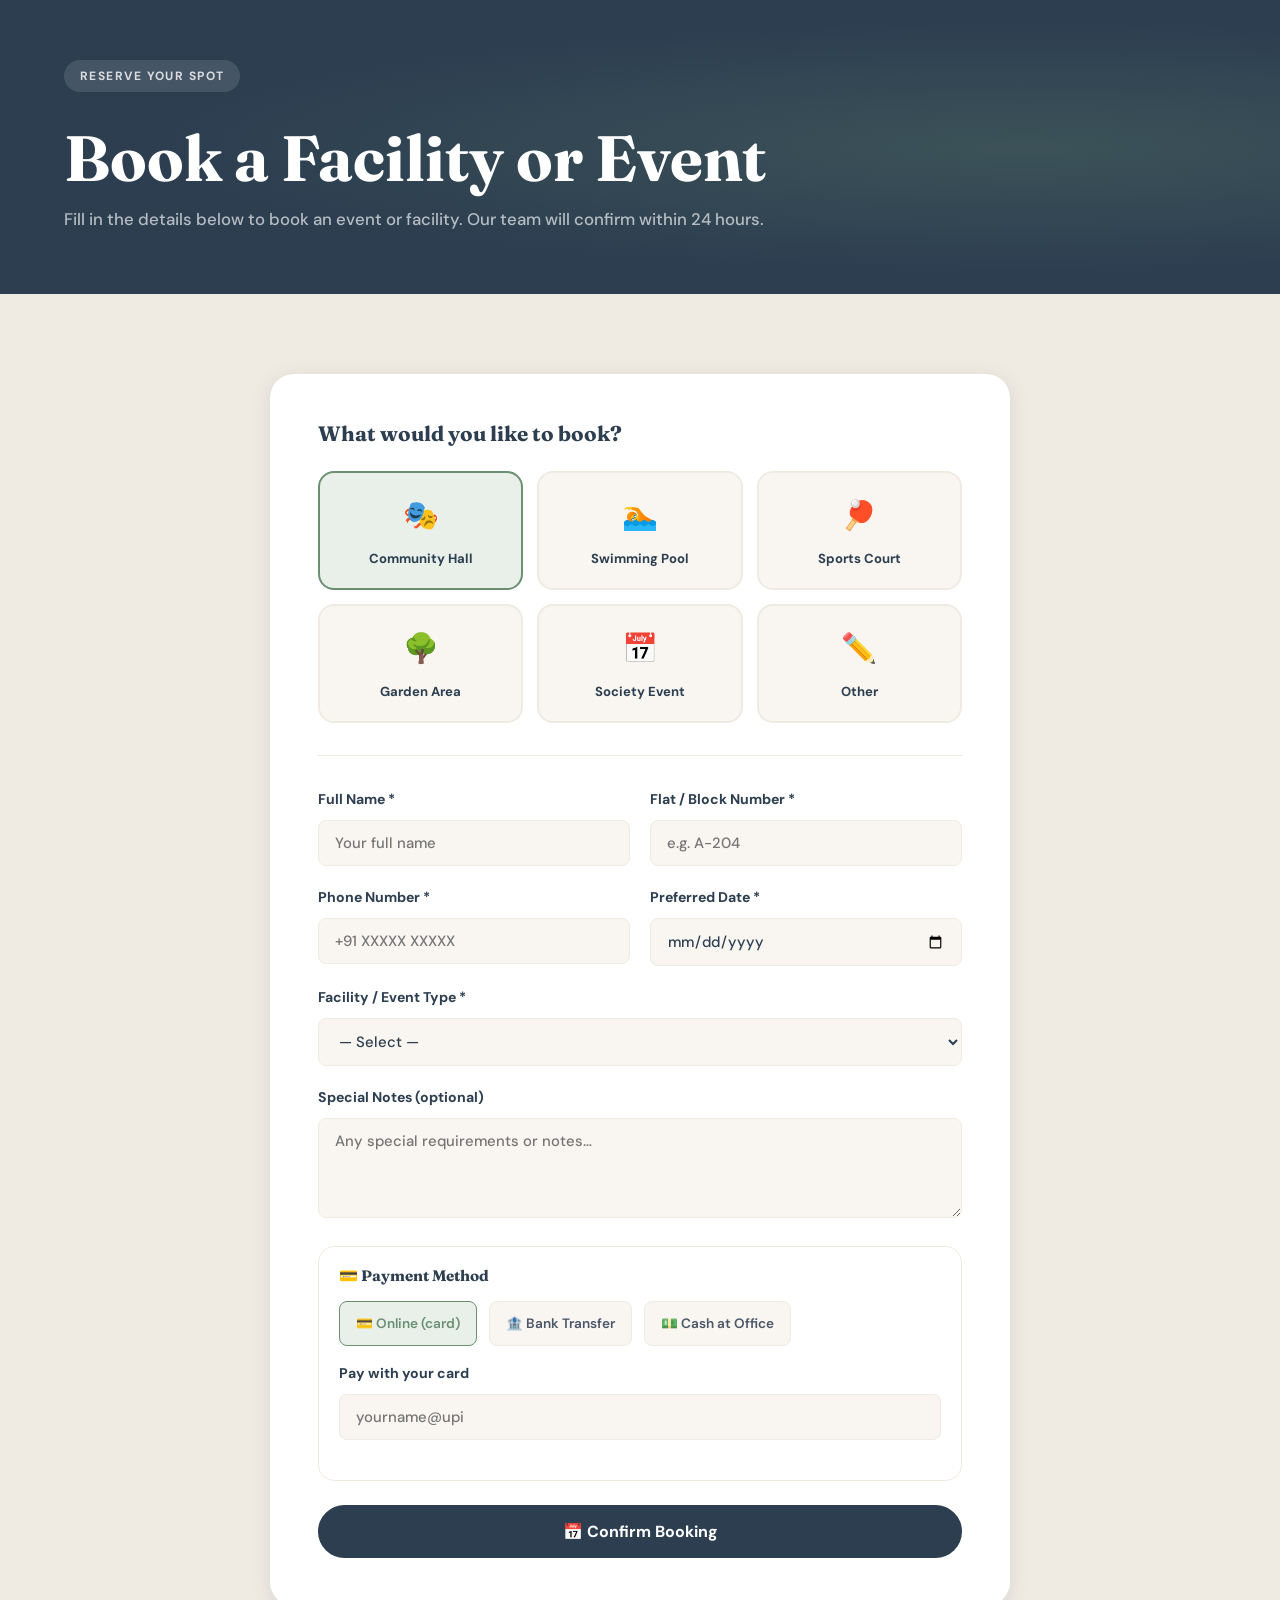
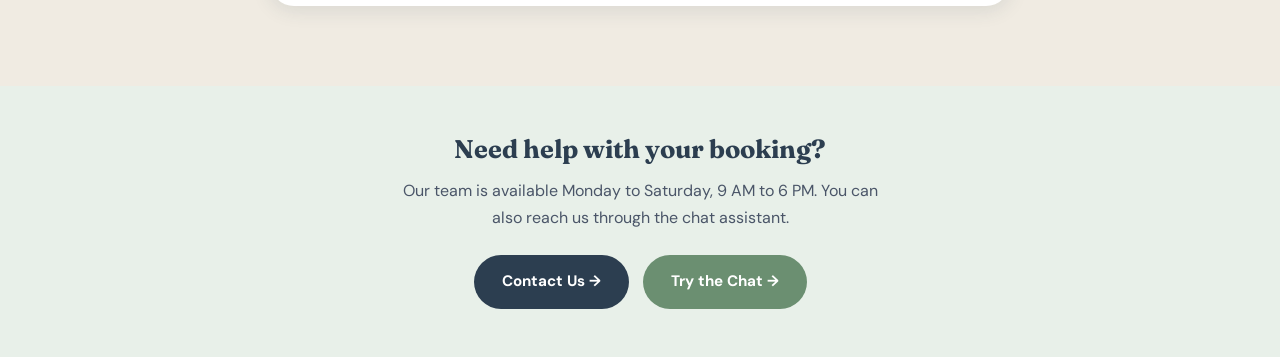
<file: frontend/pages/booking.html>
<!DOCTYPE html>
<html lang="en">
<head>
  <meta charset="UTF-8" />
  <meta name="viewport" content="width=device-width, initial-scale=1.0" />
  <title>SocietySuwidhaHub — Booking</title>
  <link href="https://fonts.googleapis.com/css2?family=Fraunces:ital,opsz,wght@0,9..144,300;0,9..144,600;0,9..144,700;1,9..144,400&family=DM+Sans:wght@300;400;500;600&display=swap" rel="stylesheet">
  <link rel="stylesheet" href="../css/style.css" />
</head>
<body>

<main id="booking-content" >

    <!-- PAGE HERO -->
    <div class="page-hero">
      <div class="container">
        <span class="section-tag">Reserve Your Spot</span>
        <h1>Book a Facility or Event</h1>
        <p>Fill in the details below to book an event or facility. Our team will confirm within 24 hours.</p>
      </div>
    </div>

    <!-- BOOKING CONTENT -->
    <section class="booking-section">
      <div class="booking-card">

        <!-- Facility type cards -->
        <h3 style="margin-bottom:24px;font-size:1.3rem;">What would you like to book?</h3>
        <div class="booking-type-grid">
          <div class="booking-type-card active" data-type="Community Hall Booking">
            <div class="btc-icon">🎭</div>
            <div class="btc-label">Community Hall</div>
          </div>
          <div class="booking-type-card" data-type="Swimming Pool Session">
            <div class="btc-icon">🏊</div>
            <div class="btc-label">Swimming Pool</div>
          </div>
          <div class="booking-type-card" data-type="Sports Court Booking">
            <div class="btc-icon">🏓</div>
            <div class="btc-label">Sports Court</div>
          </div>
          <div class="booking-type-card" data-type="Garden Area Booking">
            <div class="btc-icon">🌳</div>
            <div class="btc-label">Garden Area</div>
          </div>
          <div class="booking-type-card" data-type="Society Event Participation">
            <div class="btc-icon">📅</div>
            <div class="btc-label">Society Event</div>
          </div>
          <div class="booking-type-card" data-type="Other">
            <div class="btc-icon">✏️</div>
            <div class="btc-label">Other</div>
          </div>
        </div>

        <hr style="margin:32px 0;border:none;border-top:1px solid var(--ivory-dark);" />

        <!-- Booking Form -->
        <form id="booking-form">
          <div class="form-row">
            <div class="form-group">
              <label for="booking-name">Full Name *</label>
              <input type="text" id="booking-name" placeholder="Your full name" required />
            </div>
            <div class="form-group">
              <label for="booking-flat">Flat / Block Number *</label>
              <input type="text" id="booking-flat" placeholder="e.g. A-204" required />
            </div>
          </div>

          <div class="form-row">
            <div class="form-group">
              <label for="booking-phone">Phone Number *</label>
              <input type="tel" id="booking-phone" placeholder="+91 XXXXX XXXXX" required />
            </div>
            <div class="form-group">
              <label for="booking-date">Preferred Date *</label>
              <input type="date" id="booking-date" required />
            </div>
          </div>

          <div class="form-group">
            <label for="booking-type">Facility / Event Type *</label>
            <select id="booking-type" required>
              <option value="">— Select —</option>
              <option>Community Hall Booking</option>
              <option>Swimming Pool Session</option>
              <option>Sports Court Booking</option>
              <option>Garden Area Booking</option>
              <option>Society Event Participation</option>
              <option>Other</option>
            </select>
          </div>

          <div class="form-group">
            <label for="booking-notes">Special Notes (optional)</label>
            <textarea id="booking-notes" placeholder="Any special requirements or notes…"></textarea>
          </div>

          <!-- Payment Method -->
          <div class="payment-ui">
            <h4>💳 Payment Method</h4>
            <div class="payment-methods">
              <div class="pay-method selected">💳 Online (card)</div>
              <div class="pay-method">🏦 Bank Transfer</div>
              <div class="pay-method">💵 Cash at Office</div>
            </div>
            <div class="form-group" id="upi-field">
              <label for="booking-upi">Pay with your card</label>
              <input type="text" id="booking-upi" placeholder="yourname@upi" />
            </div>
          </div>

          <button type="submit" class="btn btn-primary" style="width:100%;justify-content:center;font-size:1rem;padding:16px;">
            📅 Confirm Booking
          </button>
        </form>

        <!-- Success State -->
        <div class="form-success" id="booking-success" style="display:none;text-align:center;padding:48px 24px;">
          <div style="font-size:3.5rem;margin-bottom:20px;">🎉</div>
          <h3 style="color:var(--sage);margin-bottom:12px;">Booking Confirmed!</h3>
          <p>Your booking request has been submitted. Our team will contact you within 24 hours to confirm the details.</p>
          <br/>
          <button class="btn btn-sage" onclick="location.reload()">Make Another Booking</button>
        </div>

      </div>
    </section>

    <!-- NEED HELP -->
    <div style="background:var(--sage-pale);padding:48px 24px;text-align:center;">
      <div class="container">
        <h3 style="margin-bottom:12px;">Need help with your booking?</h3>
        <p style="margin-bottom:24px;max-width:500px;margin-left:auto;margin-right:auto;">Our team is available Monday to Saturday, 9 AM to 6 PM. You can also reach us through the chat assistant.</p>
        <div style="display:flex;gap:14px;justify-content:center;flex-wrap:wrap;">
          <a href="#contact-mount" class="btn btn-primary">Contact Us →</a>
          <a href="chat.html" class="btn btn-sage">Try the Chat →</a>
        </div>
      </div>
    </div>

  </div>

</main> 

 
  <script src="../js/main.js"></script>

 

</body>
</html>
</file>
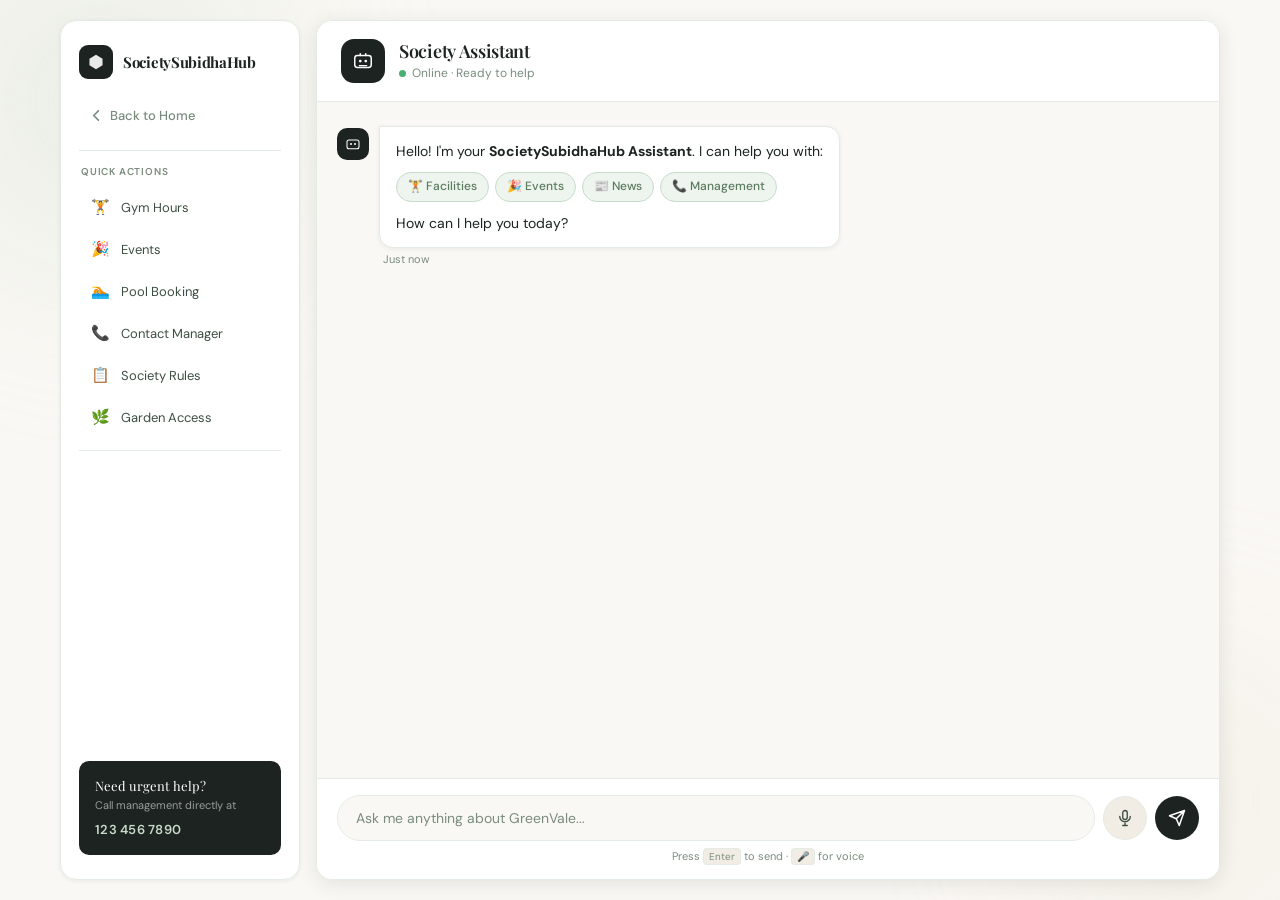
<file: frontend/pages/chat.html>
<!DOCTYPE html>
<html lang="en">
<head>
    <meta charset="UTF-8">
    <meta name="viewport" content="width=device-width, initial-scale=1.0">
    <title>SocietySubidhaHub — AI Assistant</title>
    <link rel="preconnect" href="https://fonts.googleapis.com">
    <link rel="preconnect" href="https://fonts.gstatic.com" crossorigin>
    <link href="https://fonts.googleapis.com/css2?family=Playfair+Display:wght@400;600;700&family=DM+Sans:wght@300;400;500;600&display=swap" rel="stylesheet">
    <link rel="stylesheet" href="./css/chatstyle.css">
</head>
<body>

  <!-- Ambient background orbs -->
  <div class="orb orb-1"></div>
  <div class="orb orb-2"></div>

  <div class="app-layout">

    <!-- ═══ SIDEBAR ═══ -->
    <aside class="sidebar">

      <!-- Logo -->
      <div class="sidebar-logo">
        <div class="logo-gem">
          <svg width="18" height="18" viewBox="0 0 22 22" fill="none">
            <path d="M11 2L3 7v8l8 5 8-5V7L11 2z" fill="currentColor" opacity=".9"/>
          </svg>
        </div>
        <span>SocietySubidhaHub</span>
      </div>

      <!-- Back link -->
      <a href="index.html" class="back-home">
        <svg width="15" height="15" viewBox="0 0 16 16" fill="none">
          <path d="M10 3L5 8l5 5" stroke="currentColor" stroke-width="1.8" stroke-linecap="round" stroke-linejoin="round"/>
        </svg>
        Back to Home
      </a>

      <div class="sidebar-divider"></div>

      <!-- Quick Actions -->
      <p class="sidebar-label">Quick Actions</p>
      <div class="quick-links">
        <button class="quick-btn" data-msg="What are the gym timings?">
          <span class="quick-icon">🏋️</span>
          <span>Gym Hours</span>
        </button>
        <button class="quick-btn" data-msg="Show me upcoming events">
          <span class="quick-icon">🎉</span>
          <span>Events</span>
        </button>
        <button class="quick-btn" data-msg="How do I book the swimming pool?">
          <span class="quick-icon">🏊</span>
          <span>Pool Booking</span>
        </button>
        <button class="quick-btn" data-msg="How do I contact the manager?">
          <span class="quick-icon">📞</span>
          <span>Contact Manager</span>
        </button>
        <button class="quick-btn" data-msg="What are the society rules?">
          <span class="quick-icon">📋</span>
          <span>Society Rules</span>
        </button>
        <button class="quick-btn" data-msg="Is the garden open now?">
          <span class="quick-icon">🌿</span>
          <span>Garden Access</span>
        </button>
      </div>

      <div class="sidebar-divider"></div>

      <!-- Info card -->
      <div class="info-card">
        <p class="info-card-title">Need urgent help?</p>
        <p class="info-card-text">Call management directly at</p>
        <a href="tel:1234567890" class="info-card-number">123 456 7890</a>
      </div>

    </aside>

    <!-- ═══ MAIN CHAT ═══ -->
    <main class="chat-main">

      <!-- Chat Header -->
      <div class="chat-header">
        <div class="chat-header-left">
          <div class="assistant-avatar">
            <svg width="22" height="22" viewBox="0 0 24 24" fill="none">
              <rect x="3" y="6" width="18" height="13" rx="3" stroke="currentColor" stroke-width="1.6"/>
              <circle cx="9" cy="12" r="1.5" fill="currentColor"/>
              <circle cx="15" cy="12" r="1.5" fill="currentColor"/>
              <path d="M8 17h8" stroke="currentColor" stroke-width="1.4" stroke-linecap="round"/>
              <path d="M9 6V4M15 6V4" stroke="currentColor" stroke-width="1.6" stroke-linecap="round"/>
            </svg>
          </div>
          <div>
            <h1 class="chat-title">Society Assistant</h1>
            <div class="status-row">
              <span class="status-dot"></span>
              <span class="status-text">Online · Ready to help</span>
            </div>
          </div>
        </div>
        <!-- Mobile back button -->
        <a href="index.html" class="mobile-back">
          <svg width="16" height="16" viewBox="0 0 16 16" fill="none">
            <path d="M10 3L5 8l5 5" stroke="currentColor" stroke-width="1.8" stroke-linecap="round" stroke-linejoin="round"/>
          </svg>
          Home
        </a>
      </div>

      <!-- Messages Area -->
      <div class="chat-messages" id="chatMessages">

        <!-- Welcome message -->
        <div class="message ai-message">
          <div class="msg-avatar">
            <svg width="16" height="16" viewBox="0 0 24 24" fill="none">
              <rect x="3" y="6" width="18" height="13" rx="3" stroke="currentColor" stroke-width="1.6"/>
              <circle cx="9" cy="12" r="1.5" fill="currentColor"/>
              <circle cx="15" cy="12" r="1.5" fill="currentColor"/>
            </svg>
          </div>
          <div class="msg-body">
            <div class="msg-bubble">
              <p>Hello! I'm your <strong>SocietySubidhaHub Assistant</strong>. I can help you with:</p>
              <div class="welcome-chips">
                <span>🏋️ Facilities</span>
                <span>🎉 Events</span>
                <span>📰 News</span>
                <span>📞 Management</span>
              </div>
              <p style="margin-top:10px">How can I help you today?</p>
            </div>
            <span class="msg-time">Just now</span>
          </div>
        </div>

      </div>

      <!-- Typing Indicator -->
      <div class="typing-indicator" id="typingIndicator" style="display:none">
        <div class="msg-avatar typing-avatar">
          <svg width="16" height="16" viewBox="0 0 24 24" fill="none">
            <rect x="3" y="6" width="18" height="13" rx="3" stroke="currentColor" stroke-width="1.6"/>
            <circle cx="9" cy="12" r="1.5" fill="currentColor"/>
            <circle cx="15" cy="12" r="1.5" fill="currentColor"/>
          </svg>
        </div>
        <div class="typing-dots">
          <span></span><span></span><span></span>
        </div>
      </div>

      <!-- Input Area -->
      <div class="chat-input-area">
        <div class="input-row">
          <input
            type="text"
            id="messageInput"
            class="chat-input"
            placeholder="Ask me anything about GreenVale..."
            autocomplete="off"
          />
          <button class="voice-btn" id="voiceBtn" title="Voice input">
            <svg width="18" height="18" viewBox="0 0 24 24" fill="none">
              <rect x="9" y="2" width="6" height="12" rx="3" stroke="currentColor" stroke-width="1.8"/>
              <path d="M5 10a7 7 0 0 0 14 0" stroke="currentColor" stroke-width="1.8" stroke-linecap="round"/>
              <path d="M12 19v3M9 22h6" stroke="currentColor" stroke-width="1.8" stroke-linecap="round"/>
            </svg>
          </button>
          <button class="send-btn" id="sendBtn" title="Send message">
            <svg width="18" height="18" viewBox="0 0 24 24" fill="none">
              <path d="M22 2L11 13M22 2L15 22l-4-9-9-4 20-7z" stroke="currentColor" stroke-width="2" stroke-linecap="round" stroke-linejoin="round"/>
            </svg>
          </button>
        </div>
        <p class="input-hint">Press <kbd>Enter</kbd> to send · <kbd>🎤</kbd> for voice</p>
      </div>

    </main>

  </div>

  <script src="./js/chatmain.js"></script>
</body>
</html>
</file>
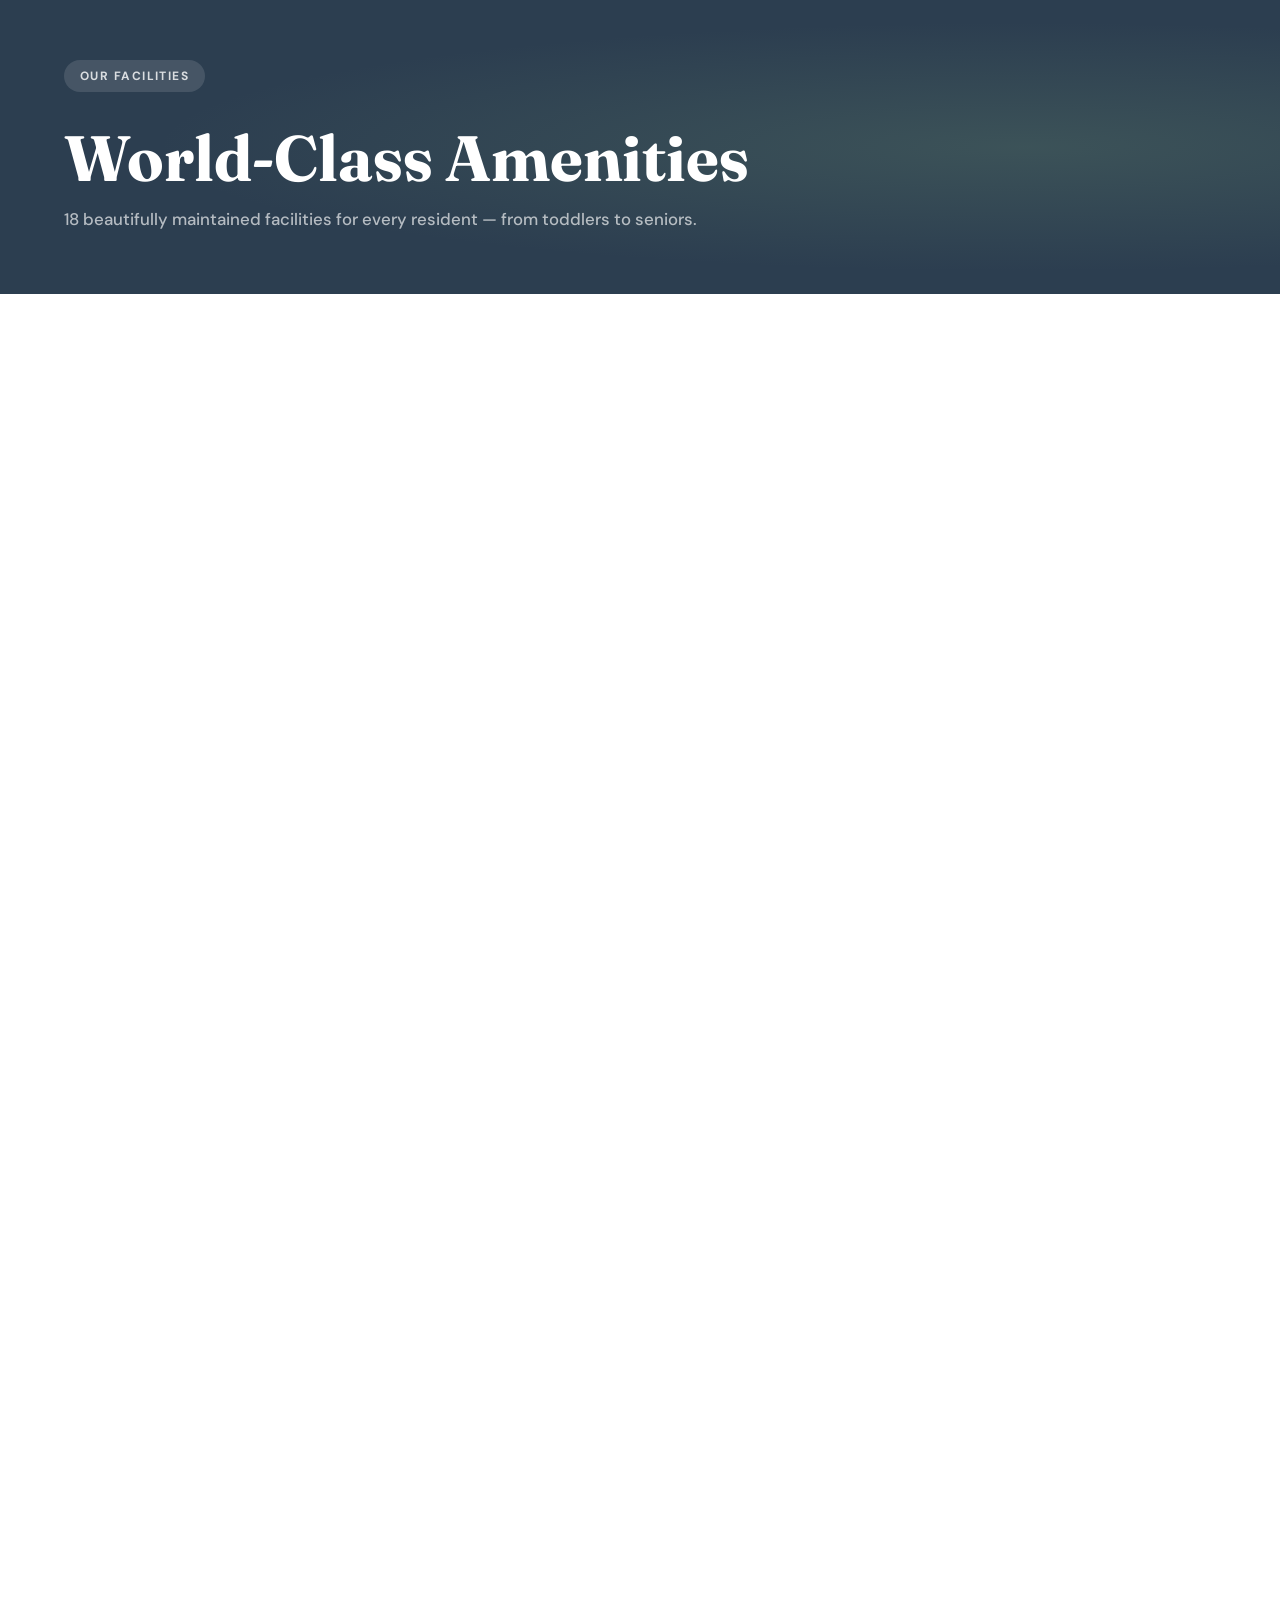
<file: frontend/pages/facilities.html>
<!DOCTYPE html>
<html lang="en">
<head>
  <meta charset="UTF-8" />
  <title>Facility</title>
  <link rel="stylesheet" href="../css/style.css" />
</head>
<body>

  <!-- ✅ ONLY THIS <main> GETS PULLED INTO index.html -->
  <main id="facility-content" >
  
    <div class="facility-page">
      <!-- PAGE HERO -->
      <div class="page-hero">
        <div class="container">
          <span class="section-tag">Our Facilities</span>
          <h1>World-Class Amenities</h1>
          <p>18 beautifully maintained facilities for every resident — from toddlers to seniors.</p>
        </div>
      </div>
      
      <!-- FACILITIES LIST -->
      <section class="section">
        <div class="container">
          <div class="facilities-grid">
      
            <!-- Card 1 -->
            <div class="facility-card fade-in">
              <div class="facility-image" style="background: linear-gradient(135deg,#dbeafe,#bfdbfe);">
                <img src="./assets/swimmingpool.png" alt="">
              </div>
              <div class="facility-content">
                <span class="facility-tag">Recreation</span>
                <h3>Olympic-Size Swimming Pool</h3>
                <p>Dive into our pristine 25-metre swimming pool, open daily for all age groups. Dedicated morning hours for senior citizens, weekend coaching for children, and a separate paddling pool for toddlers.</p>
                <div class="facility-meta">
                  <div class="facility-meta-item">🕕 6:00 AM – 9:00 PM</div>
                  <div class="facility-meta-item">👨‍👩‍👧 All Ages</div>
                  <div class="facility-meta-item">💰 Free for Residents</div>
                </div>
              </div>
            </div>
      
            <!-- Card 2 (reversed) -->
            <div class="facility-card reverse fade-in">
              <div class="facility-image" style="background: linear-gradient(135deg,#fef3c7,#fde68a);">
                <img src="./assets/gym.png" alt="">
              </div>
              <div class="facility-content">
                <span class="facility-tag">Fitness</span>
                <h3>Modern Fitness Centre</h3>
                <p>A fully-equipped gymnasium with the latest cardio machines, free weights, and strength training equipment. A certified trainer is available Monday to Saturday from 7 AM to 10 AM.</p>
                <div class="facility-meta">
                  <div class="facility-meta-item">🕕 5:30 AM – 10:00 PM</div>
                  <div class="facility-meta-item">👨‍👩‍👧 Age 14+</div>
                  <div class="facility-meta-item">👟 Sneakers Required</div>
                </div>
              </div>
            </div>
      
            <!-- Card 3 -->
            <div class="facility-card fade-in">
              <div class="facility-image" style="background: linear-gradient(135deg,#dcfce7,#bbf7d0);">
                <img src="./assets/park.jfif" alt="">
              </div>
              <div class="facility-content">
                <span class="facility-tag">Green Space</span>
                <h3>Landscaped Garden & Park</h3>
                <p>Our award-winning 2-acre garden features walking paths, seating alcoves, a rose garden, and a dedicated children's play area. The perfect spot for morning walks, picnics, and evening strolls.</p>
                <div class="facility-meta">
                  <div class="facility-meta-item">🌅 Always Open</div>
                  <div class="facility-meta-item">🌸 Seasonal Flowers</div>
                  <div class="facility-meta-item">🧒 Kids Play Zone</div>
                </div>
              </div>
            </div>
      
            <!-- Card 4 (reversed) -->
            <div class="facility-card reverse fade-in">
              <div class="facility-image" style="background: linear-gradient(135deg,#fce7f3,#fbcfe8);">
                <img src="./assets/hall.png" alt="">
              </div>
              <div class="facility-content">
                <span class="facility-tag">Events</span>
                <h3>Community Hall</h3>
                <p>A spacious, air-conditioned community hall seating up to 300 guests. Perfect for weddings, birthdays, cultural programmes, and society meetings. Professional AV system included.</p>
                <div class="facility-meta">
                  <div class="facility-meta-item">🕘 9:00 AM – 11:00 PM</div>
                  <div class="facility-meta-item">👥 Up to 300 Guests</div>
                  <div class="facility-meta-item">📋 Advance Booking</div>
                </div>
              </div>
            </div>
      
            <!-- Card 5 -->
            <div class="facility-card fade-in">
              <div class="facility-image" style="background: linear-gradient(135deg,#ede9fe,#ddd6fe);">
                <img src="./assets/library.png" alt="">
              </div>
              <div class="facility-content">
                <span class="facility-tag">Learning</span>
                <h3>Library & Reading Room</h3>
                <p>A calm, well-lit library with over 3,000 books across genres, newspapers, and a digital corner. The ideal place for children to study, adults to read, and seniors to enjoy leisure time.</p>
                <div class="facility-meta">
                  <div class="facility-meta-item">🕘 9:00 AM – 8:00 PM</div>
                  <div class="facility-meta-item">📖 All Ages</div>
                  <div class="facility-meta-item">🤫 Quiet Zone</div>
                </div>
              </div>
            </div>
      
            <!-- Card 6 (reversed) -->
            <div class="facility-card reverse fade-in">
              <div class="facility-image" style="background: linear-gradient(135deg,#ffedd5,#fed7aa);">
                <img src="./assets/court.png" alt="">
              </div>
              <div class="facility-content">
                <span class="facility-tag">Sports</span>
                <h3>Multi-Sport Court</h3>
                <p>A versatile outdoor court for badminton, basketball, and table tennis. Equipment can be borrowed from the facility desk. Weekend tournaments are organised every month.</p>
                <div class="facility-meta">
                  <div class="facility-meta-item">🌤️ 6:00 AM – 9:00 PM</div>
                  <div class="facility-meta-item">🎾 Free Slots</div>
                  <div class="facility-meta-item">🏆 Monthly Tournaments</div>
                </div>
              </div>
            </div>
      
          </div>
        </div>
      </section>
      
      
  </main>
  <script src="../js/main.js"></script>

</body>
</html>
</file>
<file: frontend/css/style.css>
/* ============================================
   SOCIETYSUWIDHA HUB - MAIN STYLESHEET
   ============================================ */

@import url("https://fonts.googleapis.com/css2?family=Fraunces:ital,opsz,wght@0,9..144,300;0,9..144,600;0,9..144,700;1,9..144,400&family=DM+Sans:wght@300;400;500;600&display=swap");

:root {
  --ivory: #f9f6f1;
  --ivory-dark: #f0ebe2;
  --slate: #2c3e50;
  --slate-light: #4a5568;
  --slate-muted: #718096;
  --sage: #6b8f71;
  --sage-light: #a8c5ad;
  --sage-pale: #e8f0e9;
  --terracotta: #c97d60;
  --terracotta-light: #f0d5c8;
  --white: #ffffff;
  --shadow-sm: 0 2px 8px rgba(44, 62, 80, 0.08);
  --shadow-md: 0 4px 20px rgba(44, 62, 80, 0.12);
  --shadow-lg: 0 8px 40px rgba(44, 62, 80, 0.16);
  --radius-sm: 8px;
  --radius-md: 16px;
  --radius-lg: 24px;
  --radius-xl: 40px;
  --transition: 0.3s cubic-bezier(0.4, 0, 0.2, 1);
  --font-display: "Fraunces", serif;
  --font-body: "DM Sans", sans-serif;
}

*,
*::before,
*::after {
  box-sizing: border-box;
  margin: 0;
  padding: 0;
}
html {
  scroll-behavior: smooth;
  font-size: 16px;
}

#facility-mount,
#events-mount,
#booking-mount,
#news-mount,
#contact-mount,
#chat-mount,
#footer-mount {
  display: block;
  width: 100%;
}

body {
  font-family: var(--font-body);
  background: var(--white);
  color: var(--slate);
  line-height: 1.7;
  overflow-x: hidden;
}
img {
  max-width: 100%;
  display: block;
}
a {
  text-decoration: none;
  color: inherit;
}
ul {
  list-style: none;
}

h1,
h2,
h3,
h4 {
  font-family: var(--font-display);
  line-height: 1.2;
  color: var(--slate);
  font-weight: 700;
}
h1 {
  font-size: clamp(2.2rem, 5vw, 4.2rem);
}
h2 {
  font-size: clamp(1.8rem, 3.5vw, 3rem);
}
h3 {
  font-size: clamp(1.2rem, 2vw, 1.7rem);
}
h4 {
  font-size: 1.1rem;
}
p {
  font-size: 1rem;
  color: var(--slate-light);
}

.container {
  max-width: 1200px;
  margin: 0 auto;
  padding: 0 24px;
}
.section {
  padding: 80px 0;
}
.section-header {
  text-align: center;
  margin-bottom: 56px;
}
.section-tag {
  display: inline-block;
  font-size: 0.75rem;
  font-weight: 700;
  letter-spacing: 0.12em;
  text-transform: uppercase;
  color: var(--sage);
  background: var(--sage-pale);
  padding: 6px 16px;
  border-radius: 99px;
  margin-bottom: 16px;
}

.btn {
  display: inline-flex;
  align-items: center;
  gap: 8px;
  padding: 14px 28px;
  border-radius: var(--radius-xl);
  font-family: var(--font-body);
  font-size: 0.95rem;
  font-weight: 700;
  cursor: pointer;
  border: none;
  transition: var(--transition);
  text-decoration: none;
}
.btn-primary {
  background: var(--slate);
  color: var(--white);
}
.btn-primary:hover {
  background: var(--sage);
  transform: translateY(-2px);
  box-shadow: var(--shadow-md);
}
.btn-secondary {
  background: transparent;
  color: var(--slate);
  border: 2px solid var(--slate);
}
.btn-secondary:hover {
  background: var(--slate);
  color: var(--white);
}
.btn-sage {
  background: var(--sage);
  color: var(--white);
}
.btn-sage:hover {
  background: #5a7a60;
  transform: translateY(-2px);
  box-shadow: var(--shadow-md);
}
.btn-sm {
  padding: 10px 20px;
  font-size: 0.875rem;
}

.fade-in {
  opacity: 0;
  transform: translateY(24px);
  transition: opacity 0.6s ease, transform 0.6s ease;
}
.fade-in.visible {
  opacity: 1;
  transform: translateY(0);
}
.fade-in-delay-1 {
  transition-delay: 0.1s;
}
.fade-in-delay-2 {
  transition-delay: 0.2s;
}
.fade-in-delay-3 {
  transition-delay: 0.3s;
}
.fade-in-delay-4 {
  transition-delay: 0.4s;
}

/* ============================================
      NAVBAR
      ============================================ */
.navbar {
  position: fixed;
  top: 0;
  left: 0;
  right: 0;
  z-index: 1000;
  padding: 0 24px;
  background: rgba(255, 255, 255, 0.96);
  backdrop-filter: blur(12px);
  border-bottom: 1px solid rgba(44, 62, 80, 0.08);
  transition: box-shadow 0.3s;
}
.navbar.scrolled {
  box-shadow: var(--shadow-sm);
}

.navbar-inner {
  max-width: 1200px;
  margin: 0 auto;
  height: 72px;
  display: flex;
  align-items: center;
  justify-content: space-between;
  gap: 16px;
}

/* Logo with image */
.navbar-logo {
  display: flex;
  align-items: center;
  gap: 10px;
  flex-shrink: 0;
}
.navbar-logo-img {
  height: 35px;
  width: auto;
  object-fit: contain;
  display: block;
}

/* Fallback hidden by default — shown via JS onerror */
.navbar-logo-fallback {
  display: none;
  align-items: center;
  gap: 10px;
}
.navbar-logo-icon {
  width: 20px;
  height: 20px;
  background: var(--sage);
  border-radius: 10px;
  display: flex;
  align-items: center;
  justify-content: center;
  color: var(--white);
  font-family: var(--font-display);
  font-size: 1.1rem;
  font-weight: 700;
}
.navbar-logo-text {
  display: flex;
  flex-direction: column;
  line-height: 1.1;
  color: #e53e3e;
}
.navbar-logo-text .name {
  font-family: var(--font-display);
  font-weight: 700;
  font-size: 1rem;
  color: var(--slate);
}
.navbar-logo-text .sub {
  font-size: 0.7rem;
  color: var(--slate-muted);
  letter-spacing: 0.05em;
}

.navbar-links {
  display: flex;
  align-items: center;
  gap: 2px;
}
.navbar-links a {
  padding: 7px 12px;
  border-radius: var(--radius-sm);
  font-size: 0.88rem;
  font-weight: 600;
  color: var(--slate-light);
  transition: var(--transition);
}
.navbar-links a:hover,
.navbar-links a.active {
  color: var(--slate);
  background: var(--sage-pale);
}
.navbar-links .btn-login {
  background: var(--sage);
  color: var(--white);
  padding: 8px 18px;
  border-radius: var(--radius-xl);
  margin-left: 6px;
}
.navbar-links .btn-login:hover {
  background: var(--slate);
}

.hamburger {
  display: none;
  flex-direction: column;
  gap: 5px;
  cursor: pointer;
  padding: 8px;
  border: none;
  background: none;
  flex-shrink: 0;
}
.hamburger span {
  display: block;
  width: 24px;
  height: 2px;
  background: var(--slate);
  border-radius: 2px;
  transition: var(--transition);
}
.hamburger.open span:nth-child(1) {
  transform: rotate(45deg) translate(5px, 5px);
}
.hamburger.open span:nth-child(2) {
  opacity: 0;
}
.hamburger.open span:nth-child(3) {
  transform: rotate(-45deg) translate(5px, -5px);
}

.page-wrapper {
  padding-top: 72px;
}

/* ============================================
      HERO — DESKTOP (image + text overlay)
      ============================================ */
.hero-illus {
  width: 100%;
  background: var(--slate);
}

.hero-illus-bg {
  position: relative;
  width: 100%;
  height: 600px;
  overflow: hidden;
}

/* Parallax: image taller than container, moved by JS */
.hero-illus-bg img {
  width: 100%;
  height: 110%; /* extra height for parallax travel */
  object-fit: cover;
  object-position: center top;
  display: block;
  will-change: transform;
  transform: translateY(0);
}

.hero-illus-overlay {
  position: absolute;
  inset: 0;
  background: linear-gradient(
    to bottom,
    rgba(0, 0, 0, 0) 0%,
    rgba(0, 0, 0, 0) 20%,
    rgba(0, 0, 0, 0.25) 55%,
    rgba(0, 0, 0, 0.65) 100%
  );
}

/* Text ON TOP of image, anchored bottom */
.hero-illus-text {
  position: absolute;
  bottom: 0;
  left: 0;
  right: 0;
  padding: 0 24px 48px;
  display: flex;
  flex-direction: column;
  align-items: center;
  text-align: center;
  gap: 16px;
  z-index: 2;
}

.hero-illus-badge {
  display: inline-flex;
  align-items: center;
  gap: 8px;
  background: rgba(255, 255, 255, 0.18);
  backdrop-filter: blur(8px);
  border: 1px solid rgba(255, 255, 255, 0.3);
  color: rgba(255, 255, 255, 0.95);
  padding: 7px 18px;
  border-radius: 99px;
  font-size: 0.75rem;
  font-weight: 700;
  letter-spacing: 0.05em;
  text-transform: uppercase;
}

.hero-dot {
  width: 6px;
  height: 6px;
  border-radius: 50%;
  background: #4ade80;
  animation: pulse-dot 2s ease-in-out infinite;
}
@keyframes pulse-dot {
  0%,
  100% {
    transform: scale(1);
    opacity: 1;
  }
  50% {
    transform: scale(1.5);
    opacity: 0.6;
  }
}

.hero-illus-title {
  font-family: var(--font-display);
  font-size: clamp(2.4rem, 5.5vw, 4.5rem);
  font-weight: 700;
  line-height: 1.08;
  color: var(--white);
  text-transform: uppercase;
  text-shadow: 0 2px 24px rgba(0, 0, 0, 0.4);
  max-width: 800px;
}

.hero-illus-desc {
  font-size: 1.1rem;
  color: rgba(255, 255, 255, 0.88);
  max-width: 540px;
  line-height: 1.75;
  font-weight: 500;
  text-shadow: 0 1px 8px rgba(0, 0, 0, 0.3);
}

.hero-illus-actions {
  display: flex;
  gap: 14px;
  flex-wrap: wrap;
  justify-content: center;
}

.btn-hero-primary {
  background: var(--sage);
  color: var(--white);
  font-size: 0.9rem;
  font-weight: 700;
  letter-spacing: 0.05em;
  text-transform: uppercase;
  padding: 14px 32px;
  border-radius: var(--radius-xl);
}
.btn-hero-primary:hover {
  background: var(--white);
  color: var(--slate);
  transform: translateY(-2px);
  box-shadow: var(--shadow-md);
}

.btn-hero-secondary {
  background: rgba(255, 255, 255, 0.15);
  backdrop-filter: blur(8px);
  color: var(--white);
  border: 1.5px solid rgba(255, 255, 255, 0.5);
  font-size: 0.9rem;
  font-weight: 700;
  padding: 14px 32px;
  border-radius: var(--radius-xl);
}
.btn-hero-secondary:hover {
  background: rgba(255, 255, 255, 0.25);
  border-color: var(--white);
  transform: translateY(-2px);
}

/* ============================================
      HERO — MOBILE (text only, no image)
      ============================================ */
.hero-mobile {
  display: none;
} /* shown via media query below */

.hero-mobile {
  position: relative;
  background: linear-gradient(145deg, #1f3244 0%, #2c3e50 50%, #263545 100%);
  overflow: hidden;
  padding-bottom: 0;
}

/* Decorative background circles */
.hero-mobile-accent {
  position: absolute;
  border-radius: 50%;
  pointer-events: none;
}
.hero-mobile-accent-1 {
  width: 300px;
  height: 300px;
  top: -80px;
  right: -80px;
  background: radial-gradient(
    circle,
    rgba(107, 143, 113, 0.2) 0%,
    transparent 70%
  );
}
.hero-mobile-accent-2 {
  width: 220px;
  height: 220px;
  bottom: 40px;
  left: -60px;
  background: radial-gradient(
    circle,
    rgba(201, 125, 96, 0.15) 0%,
    transparent 70%
  );
}

.hero-mobile-inner {
  position: relative;
  z-index: 1;
  padding: 52px 24px 44px;
  display: flex;
  flex-direction: column;
  gap: 20px;
}

/* Badge reused from desktop */
.hero-mobile .hero-illus-badge {
  align-self: flex-start;
}

.hero-mobile-title {
  font-family: var(--font-display);
  font-size: clamp(2.6rem, 10vw, 3.4rem);
  font-weight: 700;
  line-height: 1.1;
  color: var(--white);
}
.hero-mobile-title em {
  font-style: italic;
  color: var(--sage-light);
  display: block;
}

.hero-mobile-desc {
  font-size: 1rem;
  color: rgba(255, 255, 255, 0.75);
  line-height: 1.75;
  font-weight: 500;
  max-width: 440px;
}

.hero-mobile-actions {
  display: flex;
  flex-direction: column;
  gap: 12px;
}
.hero-mobile-actions .btn {
  width: 100%;
  justify-content: center;
}

.btn-hero-mobile-sec {
  background: transparent;
  color: rgba(255, 255, 255, 0.85);
  border: 1.5px solid rgba(255, 255, 255, 0.35);
  font-size: 0.9rem;
  font-weight: 700;
  padding: 14px 32px;
  border-radius: var(--radius-xl);
}
.btn-hero-mobile-sec:hover {
  background: rgba(255, 255, 255, 0.1);
  border-color: var(--white);
}

/* Feature pills */
.hero-mobile-pills {
  display: flex;
  gap: 10px;
  flex-wrap: wrap;
  padding-top: 4px;
}
.hmp {
  background: rgba(255, 255, 255, 0.1);
  backdrop-filter: blur(6px);
  border: 1px solid rgba(255, 255, 255, 0.2);
  color: rgba(255, 255, 255, 0.85);
  padding: 6px 14px;
  border-radius: 99px;
  font-size: 0.78rem;
  font-weight: 600;
}

/* ============================================
      STATS BAR
      ============================================ */
.hero-stats-bar {
  background: #3a5068;
}

.hsb-inner {
  max-width: 1200px;
  margin: 0 auto;
  padding: 0 24px;
  display: flex;
  align-items: center;
  justify-content: center;
}
.hsb-stat {
  padding: 32px 52px;
  text-align: center;
}
.hsb-num {
  font-family: var(--font-display);
  font-size: 2.4rem;
  font-weight: 700;
  color: var(--white);
  line-height: 1;
  margin-bottom: 6px;
}
.hsb-label {
  font-size: 0.72rem;
  color: rgba(255, 255, 255, 0.6);
  text-transform: uppercase;
  letter-spacing: 0.12em;
  font-weight: 700;
}
.hsb-divider {
  width: 1px;
  height: 40px;
  background: rgba(255, 255, 255, 0.12);
  flex-shrink: 0;
}

/* ============================================
      CHAT SECTION
      ============================================ */
.chat-section {
  background: var(--slate);
  padding: 0 24px 80px;
  position: relative;
  overflow: hidden;
}
.chat-section::before {
  content: "";
  position: absolute;
  inset: 0;
  background: radial-gradient(
    ellipse at 70% 50%,
    rgba(107, 143, 113, 0.25) 0%,
    transparent 60%
  );
  pointer-events: none;
}
.chat-inner {
  max-width: 1200px;
  margin: 0 auto;
  display: grid;
  grid-template-columns: 1fr 1fr;
  gap: 80px;
  align-items: center;
  position: relative;
  padding-top: 80px;
}
.chat-content .section-tag {
  background: rgba(107, 143, 113, 0.2);
  color: var(--sage-light);
}
.chat-content h2 {
  color: var(--white);
  margin-bottom: 16px;
}
.chat-content p {
  color: rgba(255, 255, 255, 0.65);
  margin-bottom: 32px;
}
.chat-features {
  display: flex;
  flex-direction: column;
  gap: 16px;
  margin-bottom: 36px;
}
.chat-feature {
  display: flex;
  align-items: flex-start;
  gap: 14px;
}
.chat-feature .icon {
  width: 40px;
  height: 40px;
  background: rgba(107, 143, 113, 0.25);
  border-radius: 10px;
  display: flex;
  align-items: center;
  justify-content: center;
  font-size: 1.1rem;
  flex-shrink: 0;
}
.chat-feature .text h4 {
  color: var(--white);
  font-size: 0.95rem;
  margin-bottom: 4px;
}
.chat-feature .text p {
  color: rgba(255, 255, 255, 0.55);
  font-size: 0.85rem;
}
.chat-mockup {
  background: var(--white);
  border-radius: var(--radius-lg);
  overflow: hidden;
  box-shadow: 0 20px 60px rgba(0, 0, 0, 0.3);
}
.chat-header {
  background: var(--sage);
  padding: 16px 20px;
  display: flex;
  align-items: center;
  gap: 12px;
}
.chat-avatar {
  width: 36px;
  height: 36px;
  background: rgba(255, 255, 255, 0.3);
  border-radius: 50%;
  display: flex;
  align-items: center;
  justify-content: center;
  font-size: 1rem;
}
.chat-header .info h4 {
  color: var(--white);
  font-size: 0.9rem;
  margin: 0;
}
.chat-header .info p {
  color: rgba(255, 255, 255, 0.75);
  font-size: 0.75rem;
}
.chat-online {
  width: 8px;
  height: 8px;
  background: #4ade80;
  border-radius: 50%;
  margin-left: auto;
}
.chat-body {
  padding: 20px;
  display: flex;
  flex-direction: column;
  gap: 14px;
  min-height: 240px;
  background: #f8f9fa;
}
.chat-msg {
  max-width: 80%;
  padding: 10px 14px;
  border-radius: 12px;
  font-size: 0.85rem;
  line-height: 1.5;
}
.chat-msg.bot {
  background: var(--white);
  color: var(--slate);
  border-radius: 4px 12px 12px 12px;
  align-self: flex-start;
  box-shadow: var(--shadow-sm);
}
.chat-msg.user {
  background: var(--sage);
  color: var(--white);
  border-radius: 12px 4px 12px 12px;
  align-self: flex-end;
}
.chat-time {
  font-size: 0.7rem;
  color: var(--slate-muted);
  margin-top: 4px;
}

/* ============================================
      INTRO SECTION
      ============================================ */
.intro-section {
  background: var(--ivory-dark);
}
.intro-grid {
  display: grid;
  grid-template-columns: 1fr 1fr;
  gap: 64px;
  align-items: center;
}

/* Desktop image */
.intro-image-desktop {
  border-radius: var(--radius-lg);
  overflow: hidden;
  position: relative;
  height: 400px;
  background: var(--sage-pale);
}
.intro-badge-overlay {
  position: absolute;
  bottom: 24px;
  left: 24px;
  background: var(--white);
  padding: 16px 20px;
  border-radius: var(--radius-md);
  box-shadow: var(--shadow-md);
}
.intro-badge-overlay .num {
  font-family: var(--font-display);
  font-size: 1.6rem;
  font-weight: 700;
  color: var(--slate);
}
.intro-badge-overlay .text {
  font-size: 0.8rem;
  color: var(--slate-muted);
  font-weight: 600;
}

/* Mobile stat cards (replace image) — hidden on desktop */
.intro-mobile-cards {
  display: none;
  grid-template-columns: 1fr 1fr;
  gap: 14px;
  margin-bottom: 8px;
}
.imc-card {
  background: var(--white);
  border-radius: var(--radius-md);
  padding: 24px 16px;
  text-align: center;
  box-shadow: var(--shadow-sm);
  border: 1.5px solid var(--ivory-dark);
}
.imc-icon {
  font-size: 1.8rem;
  margin-bottom: 8px;
}
.imc-num {
  font-family: var(--font-display);
  font-size: 1.6rem;
  font-weight: 700;
  color: var(--slate);
  line-height: 1;
}
.imc-label {
  font-size: 0.72rem;
  text-transform: uppercase;
  letter-spacing: 0.08em;
  color: var(--slate-muted);
  font-weight: 700;
  margin-top: 4px;
}

.intro-content h2 {
  margin-bottom: 16px;
}
.intro-content p {
  margin-bottom: 24px;
  font-weight: 500;
}
.intro-points {
  display: flex;
  flex-direction: column;
  gap: 12px;
  margin-bottom: 32px;
}
.intro-point {
  display: flex;
  align-items: center;
  gap: 12px;
  font-size: 0.95rem;
  color: var(--slate-light);
  font-weight: 600;
}
.intro-point .check {
  width: 24px;
  height: 24px;
  background: var(--sage);
  border-radius: 50%;
  display: flex;
  align-items: center;
  justify-content: center;
  color: white;
  font-size: 0.75rem;
  flex-shrink: 0;
  font-weight: 700;
}

/* ============================================
      FOOTER
      ============================================ */
footer {
  background: var(--slate);
  color: rgba(255, 255, 255, 0.6);
  padding: 56px 24px 24px;
}
.footer-inner {
  max-width: 1200px;
  margin: 0 auto;
}
.footer-grid {
  display: grid;
  grid-template-columns: 2fr 1fr 1fr 1fr;
  gap: 48px;
  margin-bottom: 48px;
}
.footer-brand .logo-icon {
  width: 44px;
  height: 44px;
  background: var(--sage);
  border-radius: 10px;
  display: flex;
  align-items: center;
  justify-content: center;
  color: white;
  font-family: var(--font-display);
  font-size: 1.1rem;
  font-weight: 700;
  margin-bottom: 16px;
}
.footer-brand p {
  font-size: 0.88rem;
  line-height: 1.8;
  max-width: 280px;
  font-weight: 500;
}
.footer-col h4 {
  color: var(--white);
  font-size: 0.88rem;
  margin-bottom: 16px;
  text-transform: uppercase;
  letter-spacing: 0.08em;
  font-weight: 700;
}
.footer-col ul {
  display: flex;
  flex-direction: column;
  gap: 10px;
}
.footer-col ul li a {
  font-size: 0.88rem;
  color: rgba(255, 255, 255, 0.55);
  transition: color 0.2s;
  font-weight: 500;
}
.footer-col ul li a:hover {
  color: var(--white);
}
.footer-bottom {
  border-top: 1px solid rgba(255, 255, 255, 0.1);
  padding-top: 24px;
  display: flex;
  justify-content: space-between;
  align-items: center;
  font-size: 0.82rem;
  flex-wrap: wrap;
  gap: 8px;
}

/* ============================================
      PAGE HERO (inner pages)
      ============================================ */
.page-hero {
  background: var(--slate);
  padding: 60px 24px;
  position: relative;
  overflow: hidden;
}
.page-hero::after {
  content: "";
  position: absolute;
  inset: 0;
  background: radial-gradient(
    ellipse at 80% 50%,
    rgba(107, 143, 113, 0.25) 0%,
    transparent 60%
  );
}
.page-hero .container {
  position: relative;
  z-index: 1;
}
.page-hero .section-tag {
  background: rgba(255, 255, 255, 0.12);
  color: rgba(255, 255, 255, 0.8);
}
.page-hero h1 {
  color: var(--white);
  margin: 12px 0 8px;
}
.page-hero p {
  color: rgba(255, 255, 255, 0.65);
  font-size: 1.05rem;
  font-weight: 500;
}

/* ============================================
      FACILITIES PAGE
      ============================================ */
.page-section {
  min-height: 100vh;
  width: 100%;
  display: block;
  padding: 60px 40px;
  box-sizing: border-box;
}
main {
  display: block;
  width: 100%;
}
.facilities-grid {
  display: flex;
  flex-direction: column;
  gap: 32px;
}
.facility-card {
  background: var(--white);
  border-radius: var(--radius-lg);
  overflow: hidden;
  box-shadow: var(--shadow-sm);
  display: grid;
  grid-template-columns: 1fr 1fr;
  transition: var(--transition);
  border: 1.5px solid transparent;
}
.facility-card:hover {
  box-shadow: var(--shadow-md);
  border-color: var(--sage-light);
  transform: translateY(-4px);
}
.facility-card.reverse {
  direction: rtl;
}
.facility-card.reverse > * {
  direction: ltr;
}
.facility-image {
  background: var(--sage-pale);
  height: 280px;
  display: flex;
  align-items: center;
  justify-content: center;
  font-size: 5rem;
  position: relative;
  overflow: hidden;
}
.facility-image img {
  width: 100%;
  height: 100%;
  object-fit: cover;
  position: absolute;
  top: 0;
  left: 0;
}
.facility-image::before {
  content: "";
  position: absolute;
  inset: 0;
  background: linear-gradient(
    135deg,
    rgba(107, 143, 113, 0.2) 0%,
    transparent 60%
  );
  z-index: 1;
}
.facility-content {
  padding: 36px;
  display: flex;
  flex-direction: column;
  justify-content: center;
}
.facility-tag {
  display: inline-block;
  background: var(--sage-pale);
  color: var(--sage);
  padding: 4px 12px;
  border-radius: 99px;
  font-size: 0.75rem;
  font-weight: 700;
  text-transform: uppercase;
  letter-spacing: 0.08em;
  margin-bottom: 12px;
}
.facility-content h3 {
  margin-bottom: 10px;
}
.facility-content p {
  font-size: 0.93rem;
  margin-bottom: 20px;
  font-weight: 500;
}
.facility-meta {
  display: flex;
  gap: 20px;
  flex-wrap: wrap;
}
.facility-meta-item {
  display: flex;
  align-items: center;
  gap: 6px;
  font-size: 0.82rem;
  color: var(--slate-muted);
  font-weight: 600;
}

/* ============================================
      EVENTS PAGE
      ============================================ */
.events-layout {
  display: grid;
  grid-template-columns: 340px 1fr;
  gap: 32px;
  align-items: start;
}
.calendar-widget {
  background: var(--white);
  border-radius: var(--radius-md);
  box-shadow: var(--shadow-sm);
  overflow: hidden;
  position: sticky;
  top: 92px;
}
.calendar-header {
  background: var(--slate);
  padding: 20px 24px;
  display: flex;
  align-items: center;
  justify-content: space-between;
}
.calendar-header h3 {
  color: var(--white);
  font-size: 1.05rem;
}
.cal-nav {
  background: rgba(255, 255, 255, 0.15);
  border: none;
  color: var(--white);
  width: 32px;
  height: 32px;
  border-radius: 8px;
  cursor: pointer;
  font-size: 1rem;
  display: flex;
  align-items: center;
  justify-content: center;
  transition: var(--transition);
}
.cal-nav:hover {
  background: rgba(255, 255, 255, 0.25);
}
.calendar-grid {
  padding: 16px;
}
.calendar-days-header {
  display: grid;
  grid-template-columns: repeat(7, 1fr);
  margin-bottom: 8px;
}
.calendar-days-header span {
  text-align: center;
  font-size: 0.72rem;
  font-weight: 700;
  color: var(--slate-muted);
  text-transform: uppercase;
  letter-spacing: 0.05em;
  padding: 6px 0;
}
.calendar-dates {
  display: grid;
  grid-template-columns: repeat(7, 1fr);
  gap: 4px;
}
.cal-date {
  aspect-ratio: 1;
  display: flex;
  align-items: center;
  justify-content: center;
  font-size: 0.88rem;
  border-radius: var(--radius-sm);
  cursor: pointer;
  transition: var(--transition);
  color: var(--slate);
  position: relative;
  font-weight: 500;
}
.cal-date:hover {
  background: var(--sage-pale);
}
.cal-date.other-month {
  color: var(--slate-muted);
  opacity: 0.4;
}
.cal-date.today {
  background: var(--sage-pale);
  color: var(--sage);
  font-weight: 700;
}
.cal-date.has-event::after {
  content: "";
  position: absolute;
  bottom: 4px;
  left: 50%;
  transform: translateX(-50%);
  width: 4px;
  height: 4px;
  border-radius: 50%;
  background: var(--terracotta);
}
.cal-date.selected {
  background: var(--slate);
  color: var(--white);
}
.event-search {
  display: flex;
  gap: 10px;
  margin-bottom: 24px;
}
.event-search input {
  flex: 1;
  border: 1.5px solid var(--ivory-dark);
  border-radius: var(--radius-xl);
  padding: 12px 20px;
  font-family: var(--font-body);
  font-size: 0.93rem;
  color: var(--slate);
  outline: none;
  transition: border-color 0.2s;
}
.event-search input:focus {
  border-color: var(--sage);
}
.event-search button {
  background: var(--sage);
  color: white;
  border: none;
  border-radius: var(--radius-xl);
  padding: 12px 24px;
  font-family: var(--font-body);
  font-weight: 700;
  cursor: pointer;
  transition: var(--transition);
}
.event-search button:hover {
  background: var(--slate);
}
.featured-label {
  font-size: 0.78rem;
  font-weight: 700;
  text-transform: uppercase;
  letter-spacing: 0.1em;
  color: var(--slate-muted);
  margin-bottom: 16px;
}
.events-list {
  display: flex;
  flex-direction: column;
  gap: 16px;
}
.event-card {
  background: var(--white);
  border-radius: var(--radius-md);
  padding: 20px 24px;
  box-shadow: var(--shadow-sm);
  display: flex;
  gap: 20px;
  align-items: center;
  cursor: pointer;
  transition: var(--transition);
  border: 1.5px solid transparent;
}
.event-card:hover {
  box-shadow: var(--shadow-md);
  border-color: var(--sage-light);
  transform: translateX(4px);
}
.event-date-box {
  text-align: center;
  background: var(--sage-pale);
  border-radius: var(--radius-sm);
  padding: 10px 14px;
  flex-shrink: 0;
  min-width: 56px;
}
.event-date-box .day {
  font-family: var(--font-display);
  font-size: 1.4rem;
  font-weight: 700;
  color: var(--sage);
  line-height: 1;
}
.event-date-box .month {
  font-size: 0.7rem;
  font-weight: 700;
  color: var(--slate-muted);
  text-transform: uppercase;
  letter-spacing: 0.06em;
}
.event-info {
  flex: 1;
}
.event-info h4 {
  color: var(--slate);
  margin-bottom: 4px;
  font-size: 1rem;
}
.event-info p {
  font-size: 0.83rem;
  color: var(--slate-muted);
  margin-bottom: 8px;
  font-weight: 600;
}
.event-tags {
  display: flex;
  gap: 8px;
  flex-wrap: wrap;
}
.event-tag {
  background: var(--ivory-dark);
  color: var(--slate-light);
  padding: 3px 10px;
  border-radius: 99px;
  font-size: 0.72rem;
  font-weight: 600;
}
.event-tag.featured {
  background: var(--terracotta-light);
  color: var(--terracotta);
}

/* ============================================
      BOOKING PAGE
      ============================================ */
.booking-section {
  background: var(--ivory-dark);
  padding: 80px 24px;
}
.booking-card {
  max-width: 740px;
  margin: 0 auto;
  background: var(--white);
  border-radius: var(--radius-lg);
  padding: 48px;
  box-shadow: var(--shadow-md);
}
.booking-type-grid {
  display: grid;
  grid-template-columns: repeat(3, 1fr);
  gap: 14px;
  margin-bottom: 8px;
}
.booking-type-card {
  border: 2px solid var(--ivory-dark);
  border-radius: var(--radius-md);
  padding: 18px 12px;
  text-align: center;
  cursor: pointer;
  transition: var(--transition);
  background: var(--ivory);
}
.booking-type-card:hover {
  border-color: var(--sage-light);
  background: var(--sage-pale);
}
.booking-type-card.active {
  border-color: var(--sage);
  background: var(--sage-pale);
}
.btc-icon {
  font-size: 1.8rem;
  margin-bottom: 8px;
}
.btc-label {
  font-size: 0.82rem;
  font-weight: 700;
  color: var(--slate);
}
.form-row {
  display: grid;
  grid-template-columns: 1fr 1fr;
  gap: 20px;
}
.form-group {
  margin-bottom: 20px;
}
.form-group label {
  display: block;
  font-size: 0.88rem;
  font-weight: 700;
  color: var(--slate);
  margin-bottom: 8px;
}
.form-group input,
.form-group select,
.form-group textarea {
  width: 100%;
  border: 1.5px solid var(--ivory-dark);
  border-radius: var(--radius-sm);
  padding: 12px 16px;
  font-family: var(--font-body);
  font-size: 0.93rem;
  color: var(--slate);
  outline: none;
  transition: border-color 0.2s;
  background: var(--ivory);
  font-weight: 500;
}
.form-group input:focus,
.form-group select:focus,
.form-group textarea:focus {
  border-color: var(--sage);
  background: var(--white);
}
.form-group textarea {
  resize: vertical;
  min-height: 100px;
}
.payment-ui {
  border: 1.5px solid var(--ivory-dark);
  border-radius: var(--radius-md);
  padding: 20px;
  margin-bottom: 24px;
}
.payment-ui h4 {
  font-size: 0.95rem;
  margin-bottom: 16px;
  font-weight: 700;
}
.payment-methods {
  display: flex;
  gap: 12px;
  margin-bottom: 16px;
  flex-wrap: wrap;
}
.pay-method {
  border: 1.5px solid var(--ivory-dark);
  border-radius: var(--radius-sm);
  padding: 10px 16px;
  cursor: pointer;
  font-size: 0.85rem;
  font-weight: 600;
  color: var(--slate-light);
  transition: var(--transition);
  background: var(--ivory);
}
.pay-method.selected {
  border-color: var(--sage);
  color: var(--sage);
  background: var(--sage-pale);
}
.pay-method:hover {
  border-color: var(--sage);
}

/* ============================================
      NEWS PAGE
      ============================================ */
.news-toggle {
  display: flex;
  justify-content: center;
  margin-bottom: 48px;
}
.toggle-group {
  display: flex;
  background: var(--ivory-dark);
  border-radius: var(--radius-xl);
  padding: 6px;
  gap: 4px;
}
.toggle-btn {
  padding: 10px 28px;
  border-radius: var(--radius-xl);
  border: none;
  font-family: var(--font-body);
  font-size: 0.95rem;
  font-weight: 700;
  cursor: pointer;
  transition: var(--transition);
  color: var(--slate-muted);
  background: transparent;
}
.toggle-btn.active {
  background: var(--slate);
  color: var(--white);
  box-shadow: var(--shadow-sm);
}
.toggle-btn:hover:not(.active) {
  color: var(--slate);
}
.news-grid {
  display: grid;
  grid-template-columns: repeat(3, 1fr);
  gap: 24px;
}
.news-card {
  background: var(--white);
  border-radius: var(--radius-md);
  overflow: hidden;
  box-shadow: var(--shadow-sm);
  cursor: pointer;
  transition: var(--transition);
  border: 1.5px solid transparent;
}
.news-card:hover {
  transform: translateY(-6px);
  box-shadow: var(--shadow-md);
  border-color: var(--sage-light);
}
.news-card-image {
  height: 160px;
  background: var(--sage-pale);
  display: flex;
  align-items: center;
  justify-content: center;
  font-size: 3.5rem;
  overflow: hidden;
}
.news-card-image img {
  width: 100%;
  height: 100%;
  object-fit: cover;
}
.news-card-body {
  padding: 20px;
}
.news-meta {
  display: flex;
  align-items: center;
  gap: 10px;
  margin-bottom: 10px;
}
.news-cat {
  background: var(--sage-pale);
  color: var(--sage);
  padding: 3px 10px;
  border-radius: 99px;
  font-size: 0.72rem;
  font-weight: 700;
}
.news-date {
  font-size: 0.78rem;
  color: var(--slate-muted);
  font-weight: 600;
}
.news-card h4 {
  font-size: 0.98rem;
  margin-bottom: 8px;
  line-height: 1.4;
}
.news-card p {
  font-size: 0.83rem;
  color: var(--slate-muted);
  line-height: 1.5;
  display: -webkit-box;
  -webkit-line-clamp: 2;
  -webkit-box-orient: vertical;
  overflow: hidden;
  font-weight: 500;
}
.news-card-footer {
  padding: 12px 20px;
  border-top: 1px solid var(--ivory-dark);
  display: flex;
  justify-content: space-between;
  align-items: center;
}
.read-more {
  font-size: 0.8rem;
  font-weight: 700;
  color: var(--sage);
  display: flex;
  align-items: center;
  gap: 4px;
}
.stories-grid {
  display: grid;
  grid-template-columns: repeat(3, 1fr);
  gap: 20px;
}
.story-card {
  border-radius: var(--radius-md);
  overflow: hidden;
  background: var(--sage-pale);
  aspect-ratio: 4/3;
  position: relative;
  cursor: pointer;
  display: flex;
  align-items: center;
  justify-content: center;
  font-size: 4rem;
  transition: var(--transition);
}
.story-card:hover .story-overlay {
  opacity: 1;
}
.story-overlay {
  position: absolute;
  inset: 0;
  background: rgba(44, 62, 80, 0.7);
  display: flex;
  flex-direction: column;
  align-items: center;
  justify-content: center;
  opacity: 0;
  transition: var(--transition);
}
.story-overlay h4 {
  color: var(--white);
  font-size: 1rem;
  margin-bottom: 4px;
}
.story-overlay p {
  color: rgba(255, 255, 255, 0.7);
  font-size: 0.8rem;
}

/* ============================================
      CONTACT PAGE
      ============================================ */
.contact-layout {
  display: grid;
  grid-template-columns: 1fr 1.6fr;
  gap: 64px;
  align-items: start;
}
.contact-info h2 {
  margin-bottom: 12px;
}
.contact-info p {
  margin-bottom: 32px;
  font-weight: 500;
}
.contact-items {
  display: flex;
  flex-direction: column;
  gap: 20px;
}
.contact-item {
  display: flex;
  align-items: flex-start;
  gap: 16px;
}
.contact-item .icon {
  width: 44px;
  height: 44px;
  background: var(--sage-pale);
  border-radius: 10px;
  display: flex;
  align-items: center;
  justify-content: center;
  font-size: 1.2rem;
  flex-shrink: 0;
}
.contact-item .details h4 {
  font-size: 0.9rem;
  margin-bottom: 4px;
  font-weight: 700;
}
.contact-item .details p {
  font-size: 0.85rem;
  color: var(--slate-muted);
  font-weight: 500;
}
.contact-form {
  background: var(--white);
  border-radius: var(--radius-lg);
  padding: 40px;
  box-shadow: var(--shadow-md);
}
.contact-form h3 {
  margin-bottom: 28px;
}
.form-success {
  display: none;
  text-align: center;
  padding: 40px;
}
.form-success .success-icon {
  font-size: 3rem;
  margin-bottom: 16px;
}
.form-success h3 {
  color: var(--sage);
  margin-bottom: 8px;
}
.form-success p {
  color: var(--slate-muted);
  font-weight: 500;
}
.form-success.show {
  display: block;
}
.error-msg {
  font-size: 0.8rem;
  color: #e53e3e;
  margin-top: 4px;
  display: none;
  font-weight: 600;
}
.error-msg.show {
  display: block;
}

/* ============================================
      LOGIN PAGE
      ============================================ */
.login-page {
  min-height: 100vh;
  display: grid;
  grid-template-columns: 1fr 1fr;
}
.login-left {
  background: var(--slate);
  display: flex;
  flex-direction: column;
  justify-content: center;
  padding: 60px;
  position: relative;
  overflow: hidden;
}
.login-left::before {
  content: "";
  position: absolute;
  inset: 0;
  background: radial-gradient(
    ellipse at 30% 70%,
    rgba(107, 143, 113, 0.3) 0%,
    transparent 60%
  );
}
.login-left .content {
  position: relative;
  z-index: 1;
}
.login-left .logo {
  display: flex;
  align-items: center;
  gap: 12px;
  margin-bottom: 48px;
}
.login-left .logo-box {
  width: 44px;
  height: 44px;
  background: var(--sage);
  border-radius: 10px;
  display: flex;
  align-items: center;
  justify-content: center;
  color: white;
  font-family: var(--font-display);
  font-size: 1.1rem;
  font-weight: 700;
}
.login-left h2 {
  color: var(--white);
  margin-bottom: 16px;
  font-size: 2.2rem;
}
.login-left p {
  color: rgba(255, 255, 255, 0.6);
  margin-bottom: 48px;
  font-size: 1.05rem;
  font-weight: 500;
}
.login-features {
  display: flex;
  flex-direction: column;
  gap: 20px;
}
.login-feature {
  display: flex;
  align-items: center;
  gap: 14px;
}
.login-feature .icon {
  width: 36px;
  height: 36px;
  background: rgba(107, 143, 113, 0.25);
  border-radius: 8px;
  display: flex;
  align-items: center;
  justify-content: center;
  font-size: 1rem;
}
.login-feature span {
  color: rgba(255, 255, 255, 0.75);
  font-size: 0.9rem;
  font-weight: 600;
}
.login-right {
  background: var(--ivory);
  display: flex;
  align-items: center;
  justify-content: center;
  padding: 60px;
}
.login-box {
  width: 100%;
  max-width: 400px;
}
.login-box h3 {
  margin-bottom: 8px;
}
.login-box .sub {
  color: var(--slate-muted);
  font-size: 0.93rem;
  margin-bottom: 36px;
  font-weight: 500;
}
.login-footer-text {
  text-align: center;
  font-size: 0.85rem;
  color: var(--slate-muted);
  margin-top: 20px;
  font-weight: 600;
}
.login-footer-text a {
  color: var(--sage);
  font-weight: 700;
}
.divider {
  display: flex;
  align-items: center;
  gap: 12px;
  margin: 24px 0;
  color: var(--slate-muted);
  font-size: 0.82rem;
}
.divider::before,
.divider::after {
  content: "";
  flex: 1;
  height: 1px;
  background: var(--ivory-dark);
}
.social-login {
  display: flex;
  gap: 12px;
}
.social-btn {
  flex: 1;
  border: 1.5px solid var(--ivory-dark);
  background: var(--white);
  border-radius: var(--radius-sm);
  padding: 12px;
  text-align: center;
  font-size: 0.85rem;
  font-family: var(--font-body);
  color: var(--slate);
  cursor: pointer;
  transition: var(--transition);
  font-weight: 600;
}
.social-btn:hover {
  border-color: var(--sage);
  background: var(--sage-pale);
}
.forgot {
  font-size: 0.83rem;
  color: var(--sage);
  font-weight: 700;
  text-align: right;
  display: block;
  margin-top: -12px;
  margin-bottom: 24px;
}

/* ============================================
      MODAL — CLOSE BUTTON FIXED
      ============================================ */
.modal-overlay {
  position: fixed;
  inset: 0;
  background: rgba(44, 62, 80, 0.6);
  backdrop-filter: blur(4px);
  z-index: 2000;
  display: flex;
  align-items: center;
  justify-content: center;
  padding: 20px;
  opacity: 0;
  pointer-events: none;
  transition: opacity 0.3s;
}
.modal-overlay.open {
  opacity: 1;
  pointer-events: all;
}
.modal {
  background: var(--white);
  border-radius: var(--radius-lg);
  padding: 40px 36px 36px;
  max-width: 560px;
  width: 100%;
  max-height: 88vh;
  overflow-y: auto;
  transform: translateY(20px) scale(0.97);
  transition: transform 0.3s;
  position: relative;
}
.modal-overlay.open .modal {
  transform: translateY(0) scale(1);
}

/* Close button — z-index 10 so it's always clickable */
.modal-close {
  position: absolute;
  top: 14px;
  right: 14px;
  width: 40px;
  height: 40px;
  border: none;
  background: var(--ivory-dark);
  border-radius: 50%;
  cursor: pointer;
  font-size: 1.2rem;
  font-weight: 700;
  line-height: 1;
  display: flex;
  align-items: center;
  justify-content: center;
  color: var(--slate);
  transition: var(--transition);
  z-index: 10; /* always above modal content */
}
.modal-close:hover {
  background: var(--slate);
  color: white;
  transform: scale(1.1);
}

.modal-icon {
  font-size: 2.5rem;
  margin-bottom: 16px;
}
.modal h3 {
  margin-bottom: 10px;
  padding-right: 48px;
} /* space for close btn */
.modal p {
  font-size: 0.93rem;
  color: var(--slate-muted);
  margin-bottom: 16px;
  font-weight: 500;
}
.modal-meta {
  display: flex;
  flex-wrap: wrap;
  gap: 12px;
  margin-bottom: 20px;
}
.modal-meta-item {
  display: flex;
  align-items: center;
  gap: 6px;
  font-size: 0.83rem;
  background: var(--ivory-dark);
  padding: 6px 12px;
  border-radius: 99px;
  color: var(--slate-light);
  font-weight: 600;
}

/* ============================================
      RESPONSIVE — TABLET  ≤1024px
      ============================================ */
@media (max-width: 1024px) {
  .chat-inner {
    grid-template-columns: 1fr;
    gap: 40px;
  }
  .intro-grid {
    grid-template-columns: 1fr;
  }
  .footer-grid {
    grid-template-columns: 1fr 1fr;
  }
  .events-layout {
    grid-template-columns: 1fr;
  }
  .calendar-widget {
    position: static;
  }
  .contact-layout {
    grid-template-columns: 1fr;
  }
  .login-page {
    grid-template-columns: 1fr;
  }
  .login-left {
    display: none;
  }
  .login-right {
    min-height: 100vh;
  }
  .hsb-stat {
    padding: 28px 28px;
  }
  .booking-type-grid {
    grid-template-columns: repeat(2, 1fr);
  }
  .navbar-links a {
    padding: 7px 10px;
    font-size: 0.82rem;
  }
}

/* ============================================
      RESPONSIVE — MOBILE  ≤768px
      ============================================ */
@media (max-width: 768px) {
  /* Navbar */
  .navbar-links {
    display: none;
    flex-direction: column;
    position: fixed;
    top: 72px;
    left: 0;
    right: 0;
    background: var(--white);
    padding: 16px 20px;
    box-shadow: var(--shadow-md);
    gap: 4px;
    border-bottom: 1px solid var(--ivory-dark);
    max-height: calc(100vh - 72px);
    overflow-y: auto;
  }
  .navbar-links.open {
    display: flex;
  }
  .hamburger {
    display: flex;
  }
  .navbar-logo-img {
    height: 34px;
  }

  /* Hero: hide desktop image, show mobile text */
  .hero-illus-bg {
    display: none;
  }
  .hero-mobile {
    display: block;
  }

  /* Stats bar mobile */
  .hsb-inner {
    flex-wrap: wrap;
    justify-content: center;
    padding: 0 16px;
  }
  .hsb-divider {
    display: none;
  }
  .hsb-stat {
    flex: 0 0 50%;
    padding: 20px 12px;
  }
  .hsb-num {
    font-size: 2rem;
  }

  /* Chat */
  .chat-section {
    padding: 0 20px 56px;
  }
  .chat-inner {
    padding-top: 56px;
    gap: 32px;
  }

  /* About: hide desktop image, show stat cards */
  .intro-image-desktop {
    display: none;
  }
  .intro-mobile-cards {
    display: grid;
  }
  .intro-grid {
    grid-template-columns: 1fr;
    gap: 32px;
  }
  .section {
    padding: 56px 0;
  }

  /* Facilities */
  .facility-card {
    grid-template-columns: 1fr;
  }
  .facility-card.reverse {
    direction: ltr;
  }
  .facility-content {
    padding: 24px;
  }
  .page-section {
    padding: 40px 20px;
  }

  /* Events */
  .event-card {
    padding: 16px 18px;
  }

  /* News */
  .news-grid {
    grid-template-columns: 1fr;
  }
  .stories-grid {
    grid-template-columns: repeat(2, 1fr);
  }

  /* Toggle buttons */
  .toggle-btn {
    padding: 8px 18px;
    font-size: 0.85rem;
  }

  /* Forms */
  .form-row {
    grid-template-columns: 1fr;
  }
  .booking-card {
    padding: 24px 20px;
  }
  .booking-type-grid {
    grid-template-columns: repeat(2, 1fr);
  }
  .contact-form {
    padding: 24px 20px;
  }

  /* Footer */
  .footer-grid {
    grid-template-columns: 1fr;
    gap: 28px;
  }
  .footer-bottom {
    flex-direction: column;
    gap: 10px;
    text-align: center;
  }

  /* Page hero inner pages */
  .page-hero {
    padding: 44px 20px;
  }

  /* Modal */
  .modal {
    padding: 32px 20px 24px;
    max-height: 90vh;
    margin: 0;
  }
  .modal-close {
    top: 12px;
    right: 12px;
    width: 36px;
    height: 36px;
    font-size: 1rem;
  }
  .modal h3 {
    padding-right: 44px;
  }
}

/* ============================================
      RESPONSIVE — SMALL MOBILE  ≤480px
      ============================================ */
@media (max-width: 480px) {
  .hero-mobile-inner {
    padding: 44px 20px 36px;
    gap: 18px;
  }
  .hero-mobile-title {
    font-size: clamp(2.2rem, 9.5vw, 2.8rem);
  }
  .hero-mobile-pills {
    gap: 8px;
  }
  .hmp {
    font-size: 0.72rem;
    padding: 5px 12px;
  }

  .hsb-stat {
    flex: 0 0 50%;
    padding: 16px 8px;
  }
  .hsb-num {
    font-size: 1.7rem;
  }
  .hsb-label {
    font-size: 0.65rem;
  }

  .imc-card {
    padding: 18px 10px;
  }
  .imc-num {
    font-size: 1.4rem;
  }

  .stories-grid {
    grid-template-columns: 1fr 1fr;
  }
  .news-grid {
    grid-template-columns: 1fr;
  }
  .footer-grid {
    grid-template-columns: 1fr;
  }

  .chat-inner {
    padding-top: 44px;
  }
  .modal {
    padding: 28px 16px 20px;
  }

  .toggle-group {
    flex-wrap: wrap;
    gap: 4px;
  }
  .toggle-btn {
    padding: 8px 14px;
    font-size: 0.8rem;
  }
}
</file>
<file: frontend/pages/css/chatstyle.css>
/*
  GreenVale Society — AI Chat Interface
  Matches the societysubidha.netlify.app theme
*/

@import url("https://fonts.googleapis.com/css2?family=Playfair+Display:wght@400;600;700&family=DM+Sans:wght@300;400;500;600&display=swap");

*,
*::before,
*::after {
  margin: 0;
  padding: 0;
  box-sizing: border-box;
}

:root {
  --sage: #5a7a5e;
  --sage-light: #eef4ee;
  --sage-mid: #c8dbc9;
  --cream: #faf8f4;
  --cream-dark: #f2ede4;
  --ink: #1c2320;
  --ink-mid: #3d4f43;
  --ink-light: #7a8c7e;
  --white: #ffffff;
  --border: #e4ebe4;
  --shadow-sm: 0 1px 4px rgba(28, 35, 32, 0.07);
  --shadow-md: 0 4px 20px rgba(28, 35, 32, 0.1);
  --shadow-lg: 0 12px 40px rgba(28, 35, 32, 0.13);
  --radius: 16px;
  --radius-sm: 10px;
  --radius-xs: 6px;
}

html,
body {
  height: 100%;
  font-family: "DM Sans", sans-serif;
  background: var(--cream);
  color: var(--ink);
  overflow: hidden;
}

/* ── Ambient orbs ─────────────────────────────── */
.orb {
  position: fixed;
  border-radius: 50%;
  filter: blur(80px);
  pointer-events: none;
  z-index: 0;
  opacity: 0.45;
}
.orb-1 {
  width: 500px;
  height: 500px;
  background: radial-gradient(circle, #c8dbc9 0%, transparent 70%);
  top: -150px;
  left: -150px;
}
.orb-2 {
  width: 400px;
  height: 400px;
  background: radial-gradient(circle, #e8dfd0 0%, transparent 70%);
  bottom: -100px;
  right: -100px;
}

/* ── App layout ───────────────────────────────── */
.app-layout {
  position: relative;
  z-index: 1;
  display: flex;
  height: 100vh;
  max-width: 1200px;
  margin: 0 auto;
  padding: 20px;
  gap: 16px;
}

/* ── Sidebar ──────────────────────────────────── */
.sidebar {
  width: 240px;
  flex-shrink: 0;
  background: var(--white);
  border-radius: var(--radius);
  border: 1px solid var(--border);
  box-shadow: var(--shadow-sm);
  padding: 24px 18px;
  display: flex;
  flex-direction: column;
  gap: 0;
  overflow-y: auto;
}

.sidebar-logo {
  display: flex;
  align-items: center;
  gap: 10px;
  margin-bottom: 20px;
}

.logo-gem {
  width: 34px;
  height: 34px;
  background: var(--ink);
  color: var(--white);
  border-radius: 9px;
  display: flex;
  align-items: center;
  justify-content: center;
  flex-shrink: 0;
}

.sidebar-logo span {
  font-family: "Playfair Display", serif;
  font-weight: 700;
  font-size: 15px;
  color: var(--ink);
  letter-spacing: -0.3px;
}

.back-home {
  display: flex;
  align-items: center;
  gap: 6px;
  font-size: 13px;
  font-weight: 500;
  color: var(--ink-light);
  text-decoration: none;
  padding: 8px 10px;
  border-radius: var(--radius-xs);
  transition: all 0.2s;
  margin-bottom: 4px;
}
.back-home:hover {
  background: var(--sage-light);
  color: var(--sage);
}

.sidebar-divider {
  height: 1px;
  background: var(--border);
  margin: 14px 0;
}

.sidebar-label {
  font-size: 10px;
  font-weight: 600;
  letter-spacing: 0.08em;
  text-transform: uppercase;
  color: var(--ink-light);
  margin-bottom: 10px;
  padding: 0 2px;
}

.quick-links {
  display: flex;
  flex-direction: column;
  gap: 4px;
}

.quick-btn {
  display: flex;
  align-items: center;
  gap: 10px;
  background: none;
  border: none;
  padding: 9px 10px;
  border-radius: var(--radius-xs);
  cursor: pointer;
  font-family: "DM Sans", sans-serif;
  font-size: 13px;
  font-weight: 400;
  color: var(--ink-mid);
  text-align: left;
  transition: all 0.18s;
  width: 100%;
}
.quick-btn:hover {
  background: var(--sage-light);
  color: var(--sage);
  transform: translateX(3px);
}
.quick-icon {
  font-size: 15px;
  width: 22px;
  text-align: center;
  flex-shrink: 0;
}

.info-card {
  background: var(--ink);
  border-radius: var(--radius-sm);
  padding: 16px;
  margin-top: auto;
}
.info-card-title {
  font-family: "Playfair Display", serif;
  font-size: 13px;
  color: var(--white);
  margin-bottom: 4px;
}
.info-card-text {
  font-size: 11px;
  color: rgba(255, 255, 255, 0.55);
  margin-bottom: 6px;
}
.info-card-number {
  font-size: 13px;
  font-weight: 600;
  color: var(--sage-mid);
  text-decoration: none;
  letter-spacing: 0.02em;
}

/* ── Chat Main ────────────────────────────────── */
.chat-main {
  flex: 1;
  display: flex;
  flex-direction: column;
  background: var(--white);
  border-radius: var(--radius);
  border: 1px solid var(--border);
  box-shadow: var(--shadow-md);
  overflow: hidden;
  min-width: 0;
}

/* Header */
.chat-header {
  padding: 18px 24px;
  border-bottom: 1px solid var(--border);
  display: flex;
  align-items: center;
  justify-content: space-between;
  background: var(--white);
  flex-shrink: 0;
}

.chat-header-left {
  display: flex;
  align-items: center;
  gap: 14px;
}

.assistant-avatar {
  width: 44px;
  height: 44px;
  background: var(--ink);
  color: var(--white);
  border-radius: 13px;
  display: flex;
  align-items: center;
  justify-content: center;
  flex-shrink: 0;
}

.chat-title {
  font-family: "Playfair Display", serif;
  font-size: 18px;
  font-weight: 600;
  color: var(--ink);
  letter-spacing: -0.3px;
  line-height: 1.2;
}

.status-row {
  display: flex;
  align-items: center;
  gap: 6px;
  margin-top: 3px;
}

.status-dot {
  width: 7px;
  height: 7px;
  background: #4caf72;
  border-radius: 50%;
  animation: pulse-dot 2.5s infinite;
}

@keyframes pulse-dot {
  0%,
  100% {
    opacity: 1;
  }
  50% {
    opacity: 0.5;
  }
}

.status-text {
  font-size: 12px;
  color: var(--ink-light);
}

.mobile-back {
  display: none;
  align-items: center;
  gap: 5px;
  font-size: 13px;
  color: var(--ink-light);
  text-decoration: none;
  padding: 7px 12px;
  border-radius: var(--radius-xs);
  border: 1px solid var(--border);
  transition: all 0.2s;
}
.mobile-back:hover {
  background: var(--sage-light);
  color: var(--sage);
}

/* Messages */
.chat-messages {
  flex: 1;
  overflow-y: auto;
  padding: 24px 20px;
  display: flex;
  flex-direction: column;
  gap: 18px;
  scroll-behavior: smooth;
  background: var(--cream);
}

.chat-messages::-webkit-scrollbar {
  width: 5px;
}
.chat-messages::-webkit-scrollbar-track {
  background: transparent;
}
.chat-messages::-webkit-scrollbar-thumb {
  background: var(--border);
  border-radius: 3px;
}

/* Message base */
.message {
  display: flex;
  gap: 10px;
  animation: msgIn 0.3s ease-out both;
}

@keyframes msgIn {
  from {
    opacity: 0;
    transform: translateY(12px);
  }
  to {
    opacity: 1;
    transform: translateY(0);
  }
}

.msg-avatar {
  width: 32px;
  height: 32px;
  border-radius: 10px;
  display: flex;
  align-items: center;
  justify-content: center;
  flex-shrink: 0;
  margin-top: 2px;
}

.ai-message .msg-avatar {
  background: var(--ink);
  color: var(--white);
}

.msg-body {
  display: flex;
  flex-direction: column;
  gap: 4px;
  max-width: 75%;
}

.msg-bubble {
  padding: 13px 16px;
  border-radius: 0 14px 14px 14px;
  font-size: 14px;
  line-height: 1.6;
  word-wrap: break-word;
}

.ai-message .msg-bubble {
  background: var(--white);
  color: var(--ink);
  border: 1px solid var(--border);
  box-shadow: var(--shadow-sm);
}

.user-message {
  flex-direction: row-reverse;
}

.user-message .msg-body {
  align-items: flex-end;
}

.user-message .msg-bubble {
  background: var(--ink);
  color: var(--white);
  border-radius: 14px 0 14px 14px;
  border: none;
}

.msg-time {
  font-size: 11px;
  color: var(--ink-light);
  padding: 0 4px;
}

/* Welcome chips */
.welcome-chips {
  display: flex;
  flex-wrap: wrap;
  gap: 6px;
  margin-top: 10px;
}

.welcome-chips span {
  background: var(--sage-light);
  color: var(--sage);
  border: 1px solid var(--sage-mid);
  border-radius: 20px;
  padding: 4px 11px;
  font-size: 12px;
  font-weight: 500;
}

/* Typing indicator */
.typing-indicator {
  display: flex;
  align-items: center;
  gap: 10px;
  padding: 0 20px 12px;
  flex-shrink: 0;
}

.typing-avatar {
  width: 32px;
  height: 32px;
  background: var(--ink);
  color: var(--white);
  border-radius: 10px;
}

.typing-dots {
  display: flex;
  gap: 5px;
  background: var(--white);
  border: 1px solid var(--border);
  padding: 12px 16px;
  border-radius: 0 14px 14px 14px;
  box-shadow: var(--shadow-sm);
}

.typing-dots span {
  width: 7px;
  height: 7px;
  background: var(--ink-light);
  border-radius: 50%;
  animation: bounce 0.9s infinite;
}
.typing-dots span:nth-child(2) {
  animation-delay: 0.15s;
}
.typing-dots span:nth-child(3) {
  animation-delay: 0.3s;
}

@keyframes bounce {
  0%,
  60%,
  100% {
    transform: translateY(0);
  }
  30% {
    transform: translateY(-7px);
  }
}

/* Input */
.chat-input-area {
  padding: 16px 20px;
  border-top: 1px solid var(--border);
  background: var(--white);
  flex-shrink: 0;
}

.input-row {
  display: flex;
  gap: 8px;
  align-items: center;
}

.chat-input {
  flex: 1;
  padding: 13px 18px;
  border: 1.5px solid var(--border);
  border-radius: 30px;
  font-family: "DM Sans", sans-serif;
  font-size: 14px;
  color: var(--ink);
  background: var(--cream);
  outline: none;
  transition: border-color 0.2s, background 0.2s;
}
.chat-input::placeholder {
  color: var(--ink-light);
}
.chat-input:focus {
  border-color: var(--sage);
  background: var(--white);
}

.voice-btn,
.send-btn {
  width: 44px;
  height: 44px;
  border-radius: 50%;
  border: none;
  cursor: pointer;
  display: flex;
  align-items: center;
  justify-content: center;
  flex-shrink: 0;
  transition: all 0.2s;
}

.voice-btn {
  background: var(--cream-dark);
  color: var(--ink-mid);
  border: 1.5px solid var(--border);
}
.voice-btn:hover {
  background: var(--sage-light);
  color: var(--sage);
  border-color: var(--sage-mid);
}
.voice-btn.listening {
  background: #fee2e2;
  color: #dc2626;
  border-color: #fca5a5;
  animation: pulse-red 1.5s infinite;
}

@keyframes pulse-red {
  0%,
  100% {
    box-shadow: 0 0 0 0 rgba(220, 38, 38, 0.3);
  }
  50% {
    box-shadow: 0 0 0 8px rgba(220, 38, 38, 0);
  }
}

.send-btn {
  background: var(--ink);
  color: var(--white);
}
.send-btn:hover {
  background: var(--sage);
  transform: scale(1.05);
}
.send-btn:disabled {
  opacity: 0.45;
  cursor: not-allowed;
  transform: none;
}

.input-hint {
  font-size: 11px;
  color: var(--ink-light);
  text-align: center;
  margin-top: 8px;
}

.input-hint kbd {
  background: var(--cream-dark);
  border: 1px solid var(--border);
  border-radius: 4px;
  padding: 1px 5px;
  font-size: 10px;
  font-family: inherit;
}

/* ── Event Cards ───────────────────────────────── */
.event-cards {
  display: flex;
  flex-direction: column;
  gap: 10px;
  margin-top: 4px;
}

.event-card {
  background: var(--white);
  border: 1.5px solid var(--border);
  border-radius: var(--radius-sm);
  padding: 14px 16px;
  box-shadow: var(--shadow-sm);
  transition: box-shadow 0.2s;
}
.event-card:hover {
  box-shadow: var(--shadow-md);
}

.event-card-top {
  display: flex;
  justify-content: space-between;
  align-items: center;
  margin-bottom: 8px;
}

.event-name {
  font-family: "Playfair Display", serif;
  font-size: 14px;
  font-weight: 600;
  color: var(--ink);
}

.event-spots {
  background: var(--sage-light);
  color: var(--sage);
  border: 1px solid var(--sage-mid);
  border-radius: 20px;
  padding: 2px 9px;
  font-size: 11px;
  font-weight: 500;
}

.event-meta {
  display: flex;
  flex-wrap: wrap;
  gap: 8px;
  margin-bottom: 12px;
}

.event-meta span {
  font-size: 12px;
  color: var(--ink-light);
}

.book-btn {
  background: var(--ink);
  color: var(--white);
  border: none;
  border-radius: 8px;
  padding: 8px 14px;
  font-family: "DM Sans", sans-serif;
  font-size: 12px;
  font-weight: 500;
  cursor: pointer;
  transition: background 0.2s, transform 0.15s;
  width: 100%;
}
.book-btn:hover {
  background: var(--sage);
  transform: translateY(-1px);
}

/* ── Booking form ───────────────────────────────── */
.booking-form {
  display: flex;
  flex-direction: column;
  gap: 8px;
  margin-top: 4px;
}

.book-input {
  padding: 10px 13px;
  border: 1.5px solid var(--border);
  border-radius: var(--radius-xs);
  font-family: "DM Sans", sans-serif;
  font-size: 13px;
  color: var(--ink);
  background: var(--cream);
  outline: none;
  transition: border-color 0.2s;
}
.book-input:focus {
  border-color: var(--sage);
  background: var(--white);
}
.book-input::placeholder {
  color: var(--ink-light);
}

.confirm-btn {
  background: var(--sage);
  color: var(--white);
  border: none;
  border-radius: 8px;
  padding: 10px;
  font-family: "DM Sans", sans-serif;
  font-size: 13px;
  font-weight: 600;
  cursor: pointer;
  transition: background 0.2s;
  margin-top: 4px;
}
.confirm-btn:hover {
  background: var(--ink);
}

/* ── Responsive ────────────────────────────────── */
@media (max-width: 768px) {
  .app-layout {
    padding: 0;
    gap: 0;
  }
  .sidebar {
    display: none;
  }
  .chat-main {
    border-radius: 0;
    border: none;
    height: 100vh;
  }
  .mobile-back {
    display: flex;
  }
  .msg-body {
    max-width: 85%;
  }
}
</file>
